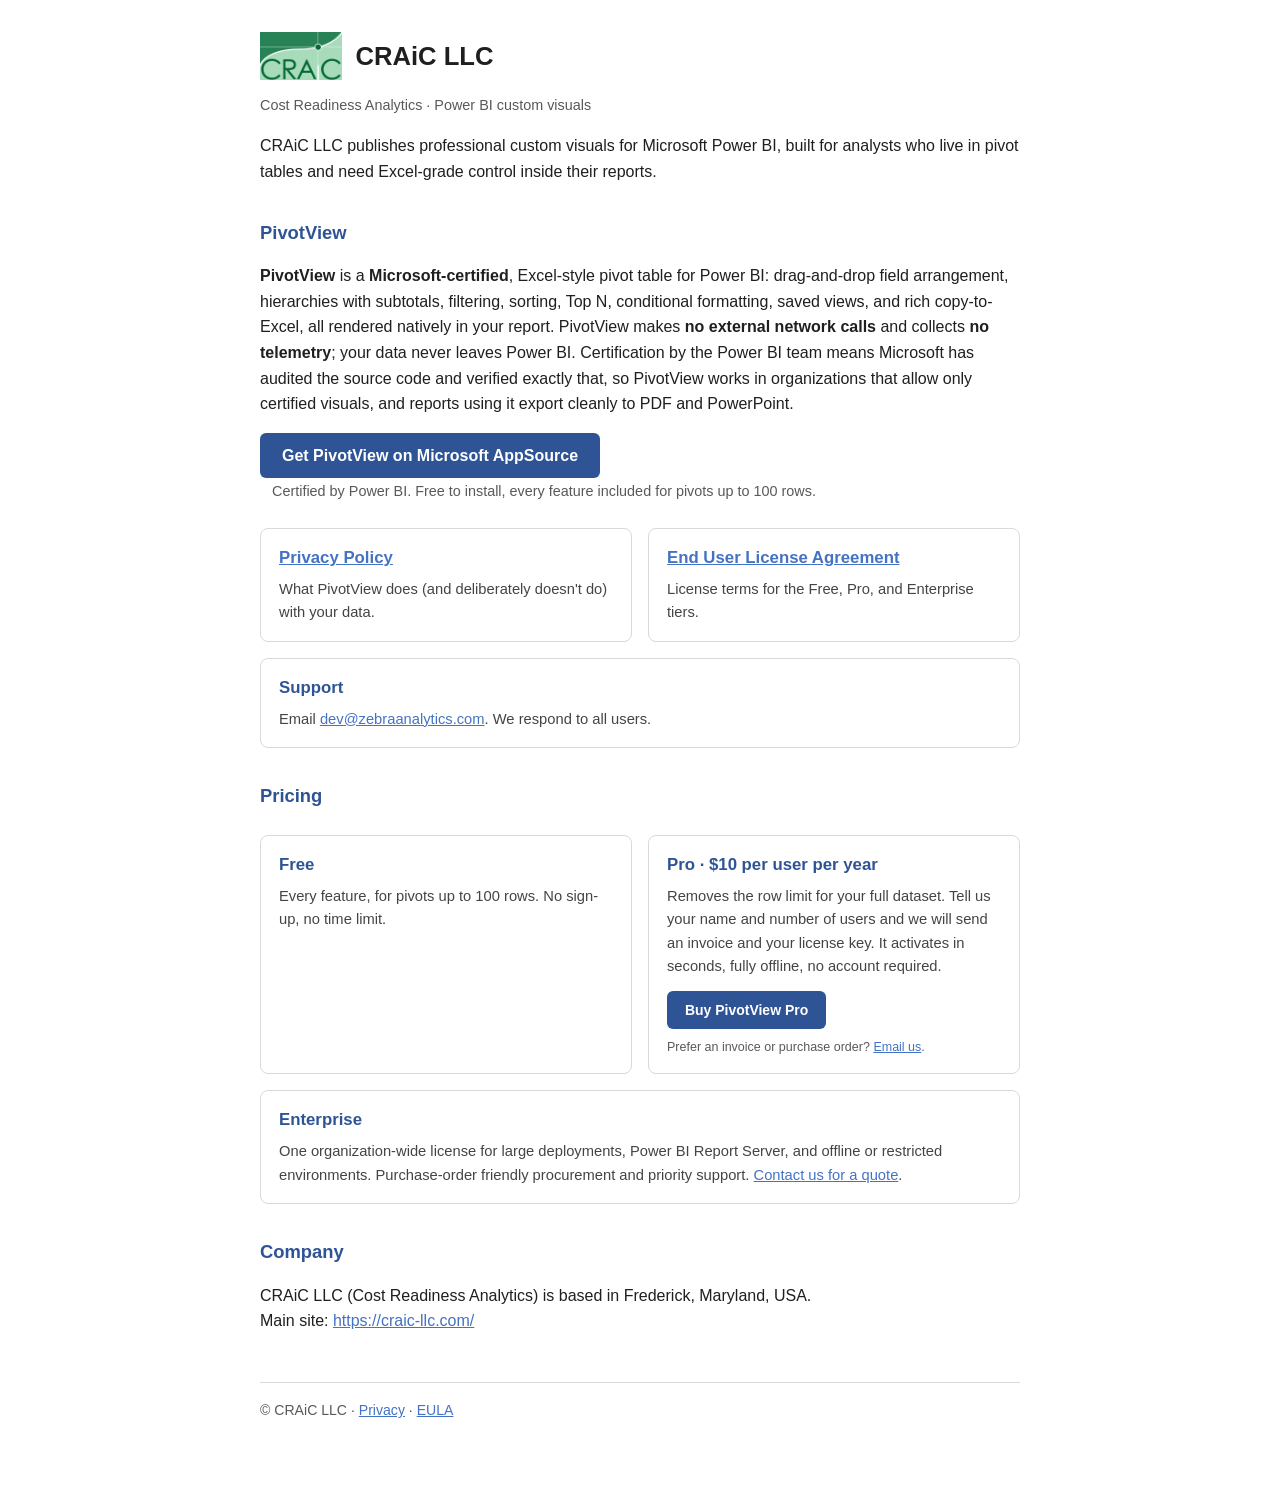
<file: index.html>
<!DOCTYPE html>
<html lang="en">
<head>
<meta charset="utf-8">
<meta name="viewport" content="width=device-width, initial-scale=1">
<title>CRAiC LLC: Power BI Visuals</title>
<link rel="stylesheet" href="style.css">
</head>
<body>

<div class="brand">
  <img src="craic-logo.png" alt="CRAiC LLC logo">
  <h1 style="border:none;margin:0;padding:0;">CRAiC LLC</h1>
</div>
<p class="meta">Cost Readiness Analytics &middot; Power BI custom visuals</p>

<p>CRAiC LLC publishes professional custom visuals for Microsoft Power BI, built for analysts who live in pivot tables and need Excel-grade control inside their reports.</p>

<h2>PivotView</h2>
<p><strong>PivotView</strong> is a <strong>Microsoft-certified</strong>, Excel-style pivot table for Power BI: drag-and-drop field arrangement, hierarchies with subtotals, filtering, sorting, Top N, conditional formatting, saved views, and rich copy-to-Excel, all rendered natively in your report. PivotView makes <strong>no external network calls</strong> and collects <strong>no telemetry</strong>; your data never leaves Power BI. Certification by the Power BI team means Microsoft has audited the source code and verified exactly that, so PivotView works in organizations that allow only certified visuals, and reports using it export cleanly to PDF and PowerPoint.</p>

<p>
  <a class="btn" href="https://marketplace.microsoft.com/en-us/product/power-bi-visuals/craic-llc.pivotview" rel="noopener">Get PivotView on Microsoft AppSource</a>
  <span class="btn-note">Certified by Power BI. Free to install, every feature included for pivots up to 100 rows.</span>
</p>

<div class="cards">
  <div class="card">
    <h3><a href="privacy.html">Privacy Policy</a></h3>
    <p>What PivotView does (and deliberately doesn't do) with your data.</p>
  </div>
  <div class="card">
    <h3><a href="eula.html">End User License Agreement</a></h3>
    <p>License terms for the Free, Pro, and Enterprise tiers.</p>
  </div>
  <div class="card">
    <h3>Support</h3>
    <p>Email <a href="mailto:dev@zebraanalytics.com">dev@zebraanalytics.com</a>. We respond to all users.</p>
  </div>
</div>

<h2>Pricing</h2>
<div class="cards">
  <div class="card">
    <h3>Free</h3>
    <p>Every feature, for pivots up to 100 rows. No sign-up, no time limit.</p>
  </div>
  <div class="card card-pro">
    <h3>Pro &middot; $10 per user per year</h3>
    <p id="buy-pro-desc">Removes the row limit for your full dataset. Tell us your name and number of users and we will send an invoice and your license key. It activates in seconds, fully offline, no account required.</p>
    <p class="buy-row">
      <a class="btn btn-buy" id="buy-pro" href="mailto:dev@zebraanalytics.com?subject=PivotView%20Pro%20license" rel="noopener">Buy PivotView Pro</a>
      <span class="buy-alt">Prefer an invoice or purchase order? <a href="mailto:dev@zebraanalytics.com?subject=PivotView%20Pro%20license">Email us</a>.</span>
    </p>
  </div>
  <div class="card">
    <h3>Enterprise</h3>
    <p>One organization-wide license for large deployments, Power BI Report Server, and offline or restricted environments. Purchase-order friendly procurement and priority support. <a href="mailto:dev@zebraanalytics.com?subject=PivotView%20Enterprise%20quote">Contact us for a quote</a>.</p>
  </div>
</div>

<h2>Company</h2>
<p>CRAiC LLC (Cost Readiness Analytics) is based in Frederick, Maryland, USA.<br>
Main site: <a href="https://craic-llc.com/">https://craic-llc.com/</a></p>

<footer>&copy; CRAiC LLC &middot; <a href="privacy.html">Privacy</a> &middot; <a href="eula.html">EULA</a></footer>

<script>
(function () {
  // Hosted checkout for PivotView Pro (Lemon Squeezy, merchant of record).
  // FLIP: paste the Pro variant's Buy link from the Lemon Squeezy dashboard, e.g.
  //   "https://craic.lemonsqueezy.com/checkout/buy/00000000-0000-0000-0000-000000000000"
  // While empty, the Buy button falls back to email (the behaviour shipped at launch).
  var CHECKOUT_URL = "";

  var btn = document.getElementById("buy-pro");
  var desc = document.getElementById("buy-pro-desc");
  if (!btn || !CHECKOUT_URL) return;

  // quantity = number of users; embed=1 opens the checkout as an overlay on this page,
  // and the plain link still works as a hosted checkout page if the script is blocked.
  btn.href = CHECKOUT_URL + (CHECKOUT_URL.indexOf("?") < 0 ? "?" : "&") + "quantity=1&embed=1&logo=0";
  btn.className += " lemonsqueezy-button";
  if (desc) {
    desc.textContent = "Removes the row limit for your full dataset. Choose your number of users and pay by card; we email your license key within one business day. It activates in seconds, fully offline, no account required.";
  }

  var s = document.createElement("script");
  s.src = "https://app.lemonsqueezy.com/js/lemon.js";
  s.defer = true;
  document.head.appendChild(s);
})();
</script>

</body>
</html>
</file>
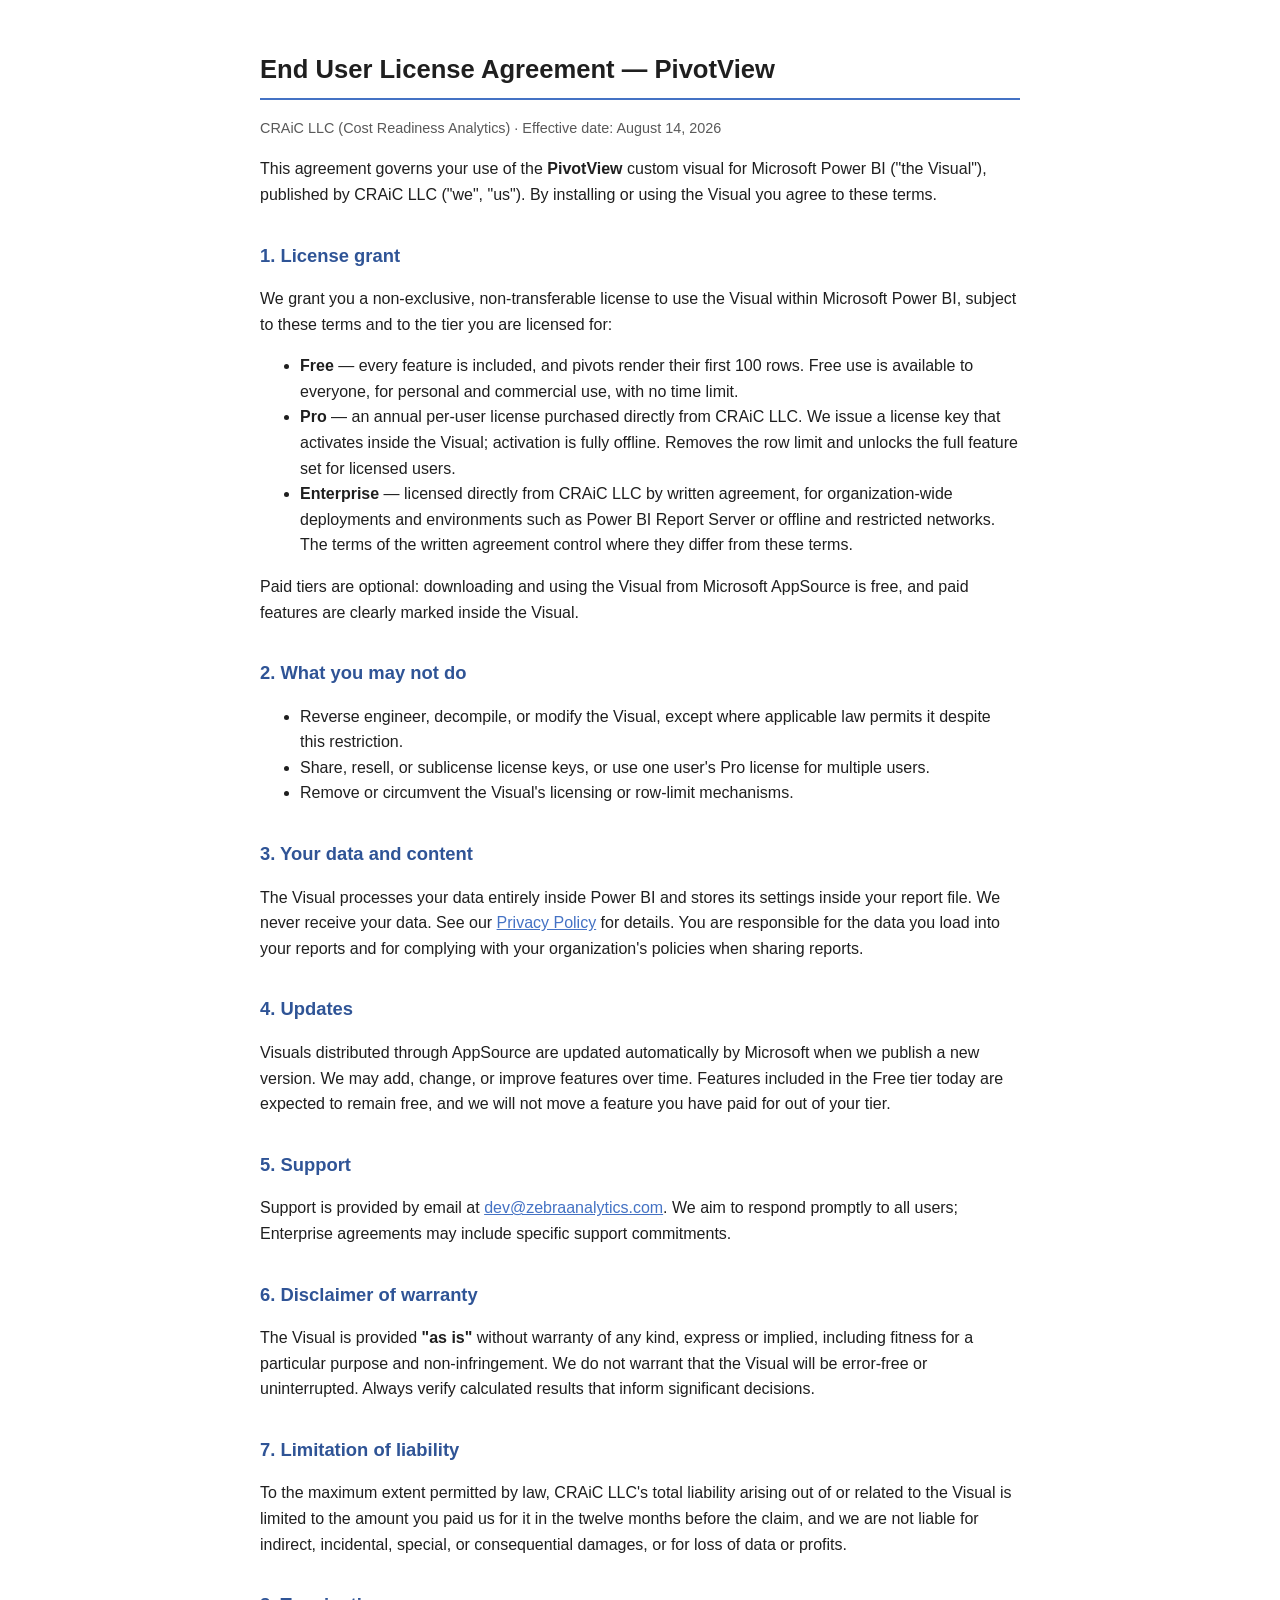
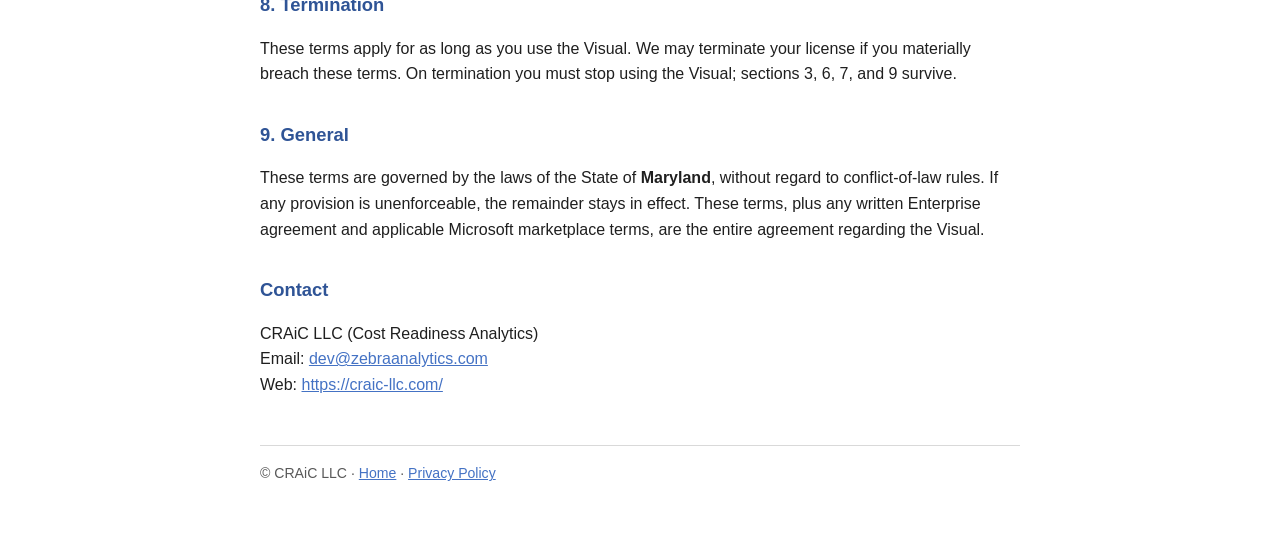
<file: eula.html>
<!DOCTYPE html>
<html lang="en">
<head>
<meta charset="utf-8">
<meta name="viewport" content="width=device-width, initial-scale=1">
<title>End User License Agreement — PivotView | CRAiC LLC</title>
<link rel="stylesheet" href="style.css">
</head>
<body>

<h1>End User License Agreement — PivotView</h1>
<p class="meta">CRAiC LLC (Cost Readiness Analytics) &middot; Effective date: August 14, 2026</p>

<p>This agreement governs your use of the <strong>PivotView</strong> custom visual for Microsoft Power BI ("the Visual"), published by CRAiC LLC ("we", "us"). By installing or using the Visual you agree to these terms.</p>

<h2>1. License grant</h2>
<p>We grant you a non-exclusive, non-transferable license to use the Visual within Microsoft Power BI, subject to these terms and to the tier you are licensed for:</p>
<ul>
  <li><strong>Free</strong> — every feature is included, and pivots render their first 100 rows. Free use is available to everyone, for personal and commercial use, with no time limit.</li>
  <li><strong>Pro</strong> — an annual per-user license purchased directly from CRAiC LLC. We issue a license key that activates inside the Visual; activation is fully offline. Removes the row limit and unlocks the full feature set for licensed users.</li>
  <li><strong>Enterprise</strong> — licensed directly from CRAiC LLC by written agreement, for organization-wide deployments and environments such as Power BI Report Server or offline and restricted networks. The terms of the written agreement control where they differ from these terms.</li>
</ul>
<p>Paid tiers are optional: downloading and using the Visual from Microsoft AppSource is free, and paid features are clearly marked inside the Visual.</p>

<h2>2. What you may not do</h2>
<ul>
  <li>Reverse engineer, decompile, or modify the Visual, except where applicable law permits it despite this restriction.</li>
  <li>Share, resell, or sublicense license keys, or use one user's Pro license for multiple users.</li>
  <li>Remove or circumvent the Visual's licensing or row-limit mechanisms.</li>
</ul>

<h2>3. Your data and content</h2>
<p>The Visual processes your data entirely inside Power BI and stores its settings inside your report file. We never receive your data. See our <a href="privacy.html">Privacy Policy</a> for details. You are responsible for the data you load into your reports and for complying with your organization's policies when sharing reports.</p>

<h2>4. Updates</h2>
<p>Visuals distributed through AppSource are updated automatically by Microsoft when we publish a new version. We may add, change, or improve features over time. Features included in the Free tier today are expected to remain free, and we will not move a feature you have paid for out of your tier.</p>

<h2>5. Support</h2>
<p>Support is provided by email at <a href="mailto:dev@zebraanalytics.com">dev@zebraanalytics.com</a>. We aim to respond promptly to all users; Enterprise agreements may include specific support commitments.</p>

<h2>6. Disclaimer of warranty</h2>
<p>The Visual is provided <strong>"as is"</strong> without warranty of any kind, express or implied, including fitness for a particular purpose and non-infringement. We do not warrant that the Visual will be error-free or uninterrupted. Always verify calculated results that inform significant decisions.</p>

<h2>7. Limitation of liability</h2>
<p>To the maximum extent permitted by law, CRAiC LLC's total liability arising out of or related to the Visual is limited to the amount you paid us for it in the twelve months before the claim, and we are not liable for indirect, incidental, special, or consequential damages, or for loss of data or profits.</p>

<h2>8. Termination</h2>
<p>These terms apply for as long as you use the Visual. We may terminate your license if you materially breach these terms. On termination you must stop using the Visual; sections 3, 6, 7, and 9 survive.</p>

<h2>9. General</h2>
<p>These terms are governed by the laws of the State of <strong>Maryland</strong>, without regard to conflict-of-law rules. If any provision is unenforceable, the remainder stays in effect. These terms, plus any written Enterprise agreement and applicable Microsoft marketplace terms, are the entire agreement regarding the Visual.</p>

<h2>Contact</h2>
<p>CRAiC LLC (Cost Readiness Analytics)<br>
Email: <a href="mailto:dev@zebraanalytics.com">dev@zebraanalytics.com</a><br>
Web: <a href="https://craic-llc.com/">https://craic-llc.com/</a></p>

<footer>&copy; CRAiC LLC &middot; <a href="index.html">Home</a> &middot; <a href="privacy.html">Privacy Policy</a></footer>

</body>
</html>
</file>
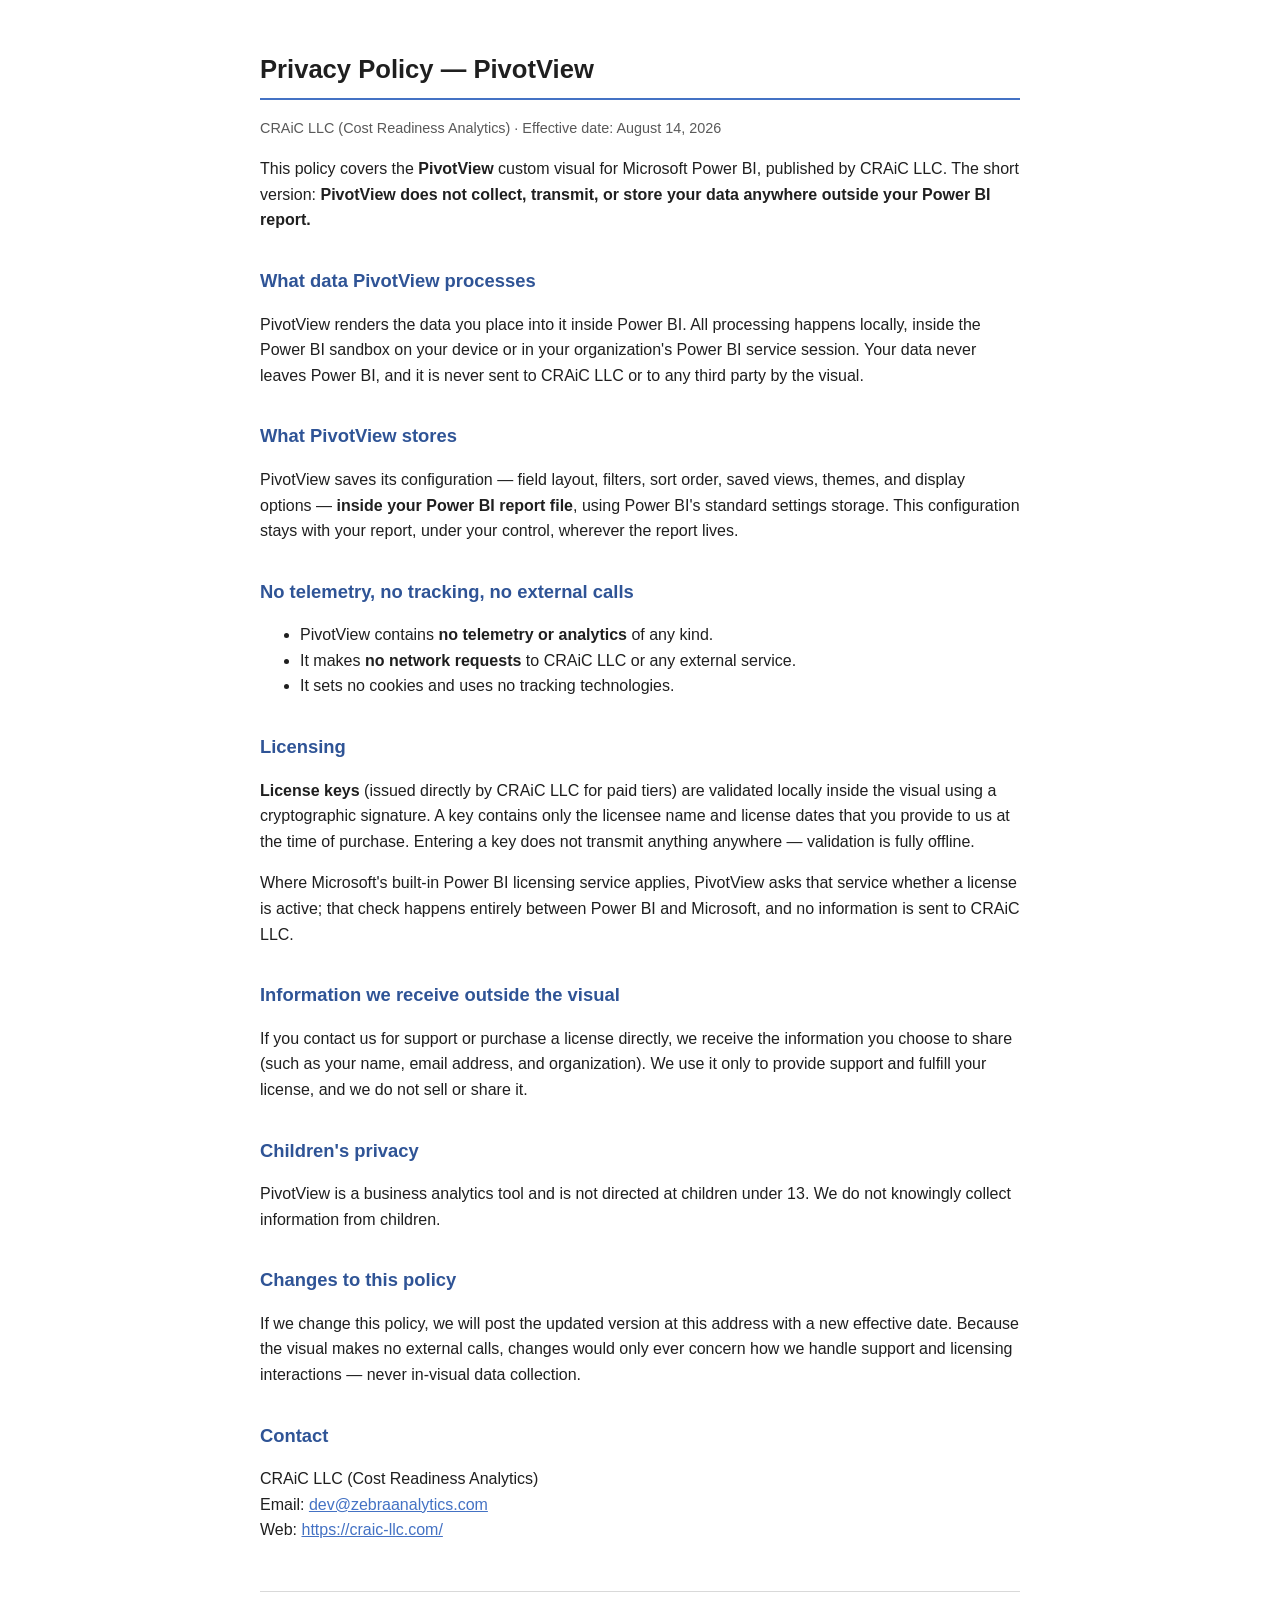
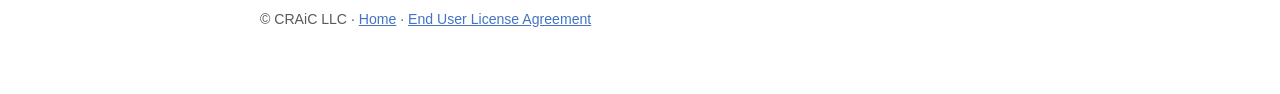
<file: privacy.html>
<!DOCTYPE html>
<html lang="en">
<head>
<meta charset="utf-8">
<meta name="viewport" content="width=device-width, initial-scale=1">
<title>Privacy Policy — PivotView | CRAiC LLC</title>
<link rel="stylesheet" href="style.css">
</head>
<body>

<h1>Privacy Policy — PivotView</h1>
<p class="meta">CRAiC LLC (Cost Readiness Analytics) &middot; Effective date: August 14, 2026</p>

<p>This policy covers the <strong>PivotView</strong> custom visual for Microsoft Power BI, published by CRAiC LLC. The short version: <strong>PivotView does not collect, transmit, or store your data anywhere outside your Power BI report.</strong></p>

<h2>What data PivotView processes</h2>
<p>PivotView renders the data you place into it inside Power BI. All processing happens locally, inside the Power BI sandbox on your device or in your organization's Power BI service session. Your data never leaves Power BI, and it is never sent to CRAiC LLC or to any third party by the visual.</p>

<h2>What PivotView stores</h2>
<p>PivotView saves its configuration — field layout, filters, sort order, saved views, themes, and display options — <strong>inside your Power BI report file</strong>, using Power BI's standard settings storage. This configuration stays with your report, under your control, wherever the report lives.</p>

<h2>No telemetry, no tracking, no external calls</h2>
<ul>
  <li>PivotView contains <strong>no telemetry or analytics</strong> of any kind.</li>
  <li>It makes <strong>no network requests</strong> to CRAiC LLC or any external service.</li>
  <li>It sets no cookies and uses no tracking technologies.</li>
</ul>

<h2>Licensing</h2>
<p><strong>License keys</strong> (issued directly by CRAiC LLC for paid tiers) are validated locally inside the visual using a cryptographic signature. A key contains only the licensee name and license dates that you provide to us at the time of purchase. Entering a key does not transmit anything anywhere — validation is fully offline.</p>
<p>Where Microsoft's built-in Power BI licensing service applies, PivotView asks that service whether a license is active; that check happens entirely between Power BI and Microsoft, and no information is sent to CRAiC LLC.</p>

<h2>Information we receive outside the visual</h2>
<p>If you contact us for support or purchase a license directly, we receive the information you choose to share (such as your name, email address, and organization). We use it only to provide support and fulfill your license, and we do not sell or share it.</p>

<h2>Children's privacy</h2>
<p>PivotView is a business analytics tool and is not directed at children under 13. We do not knowingly collect information from children.</p>

<h2>Changes to this policy</h2>
<p>If we change this policy, we will post the updated version at this address with a new effective date. Because the visual makes no external calls, changes would only ever concern how we handle support and licensing interactions — never in-visual data collection.</p>

<h2>Contact</h2>
<p>CRAiC LLC (Cost Readiness Analytics)<br>
Email: <a href="mailto:dev@zebraanalytics.com">dev@zebraanalytics.com</a><br>
Web: <a href="https://craic-llc.com/">https://craic-llc.com/</a></p>

<footer>&copy; CRAiC LLC &middot; <a href="index.html">Home</a> &middot; <a href="eula.html">End User License Agreement</a></footer>

</body>
</html>
</file>
<file: style.css>
body {
  font-family: -apple-system, "Segoe UI", Roboto, sans-serif;
  max-width: 760px;
  margin: 0 auto;
  padding: 32px 20px 64px;
  color: #1f1f1f;
  line-height: 1.6;
  background: #ffffff;
}
h1 {
  font-size: 1.6em;
  border-bottom: 2px solid #4472C4;
  padding-bottom: 8px;
}
h2 {
  font-size: 1.15em;
  margin-top: 1.8em;
  color: #2f5496;
}
.meta {
  color: #595959;
  font-size: 0.9em;
}
a {
  color: #4472C4;
}
.brand {
  display: flex;
  align-items: center;
  gap: 14px;
  margin-bottom: 8px;
}
.brand img {
  height: 48px;
  width: auto;
}
.cards {
  display: flex;
  gap: 16px;
  flex-wrap: wrap;
  margin-top: 24px;
}
.card {
  flex: 1 1 220px;
  border: 1px solid #d9d9d9;
  border-radius: 8px;
  padding: 16px 18px;
}
.card h3 {
  margin: 0 0 6px;
  font-size: 1.05em;
  color: #2f5496;
}
.card p {
  margin: 0;
  font-size: 0.92em;
  color: #444;
}
footer {
  margin-top: 48px;
  padding-top: 16px;
  border-top: 1px solid #d9d9d9;
  color: #595959;
  font-size: 0.88em;
}
.btn {
  display: inline-block;
  background: #2f5496;
  color: #fff;
  padding: 10px 22px;
  border-radius: 6px;
  text-decoration: none;
  font-weight: 600;
}
.btn:hover {
  background: #24407a;
  text-decoration: none;
}
.btn-note {
  display: inline-block;
  margin-left: 12px;
  color: #595959;
  font-size: 0.9em;
}
.buy-row {
  margin-top: 12px !important;
}
.btn-buy {
  padding: 8px 18px;
  font-size: 0.95em;
}
.buy-alt {
  display: block;
  margin-top: 8px;
  color: #595959;
  font-size: 0.85em;
}
</file>
